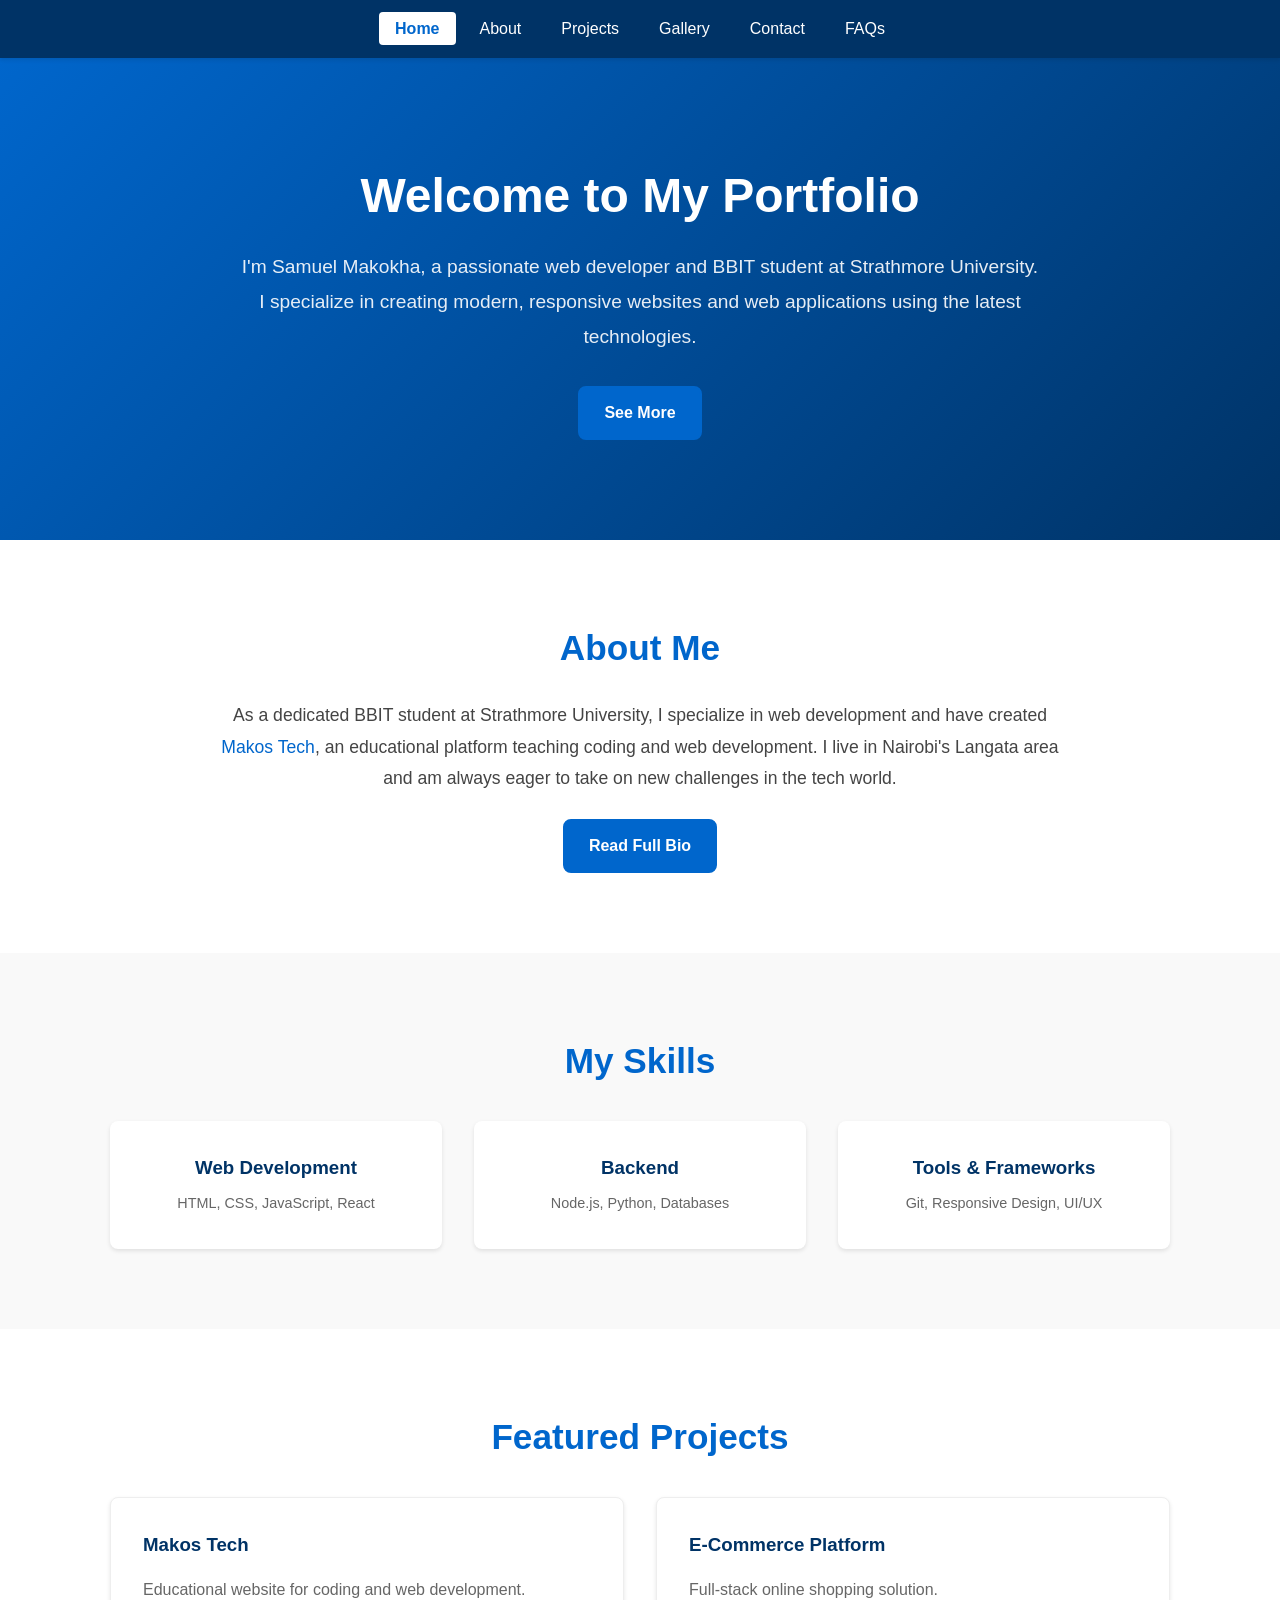
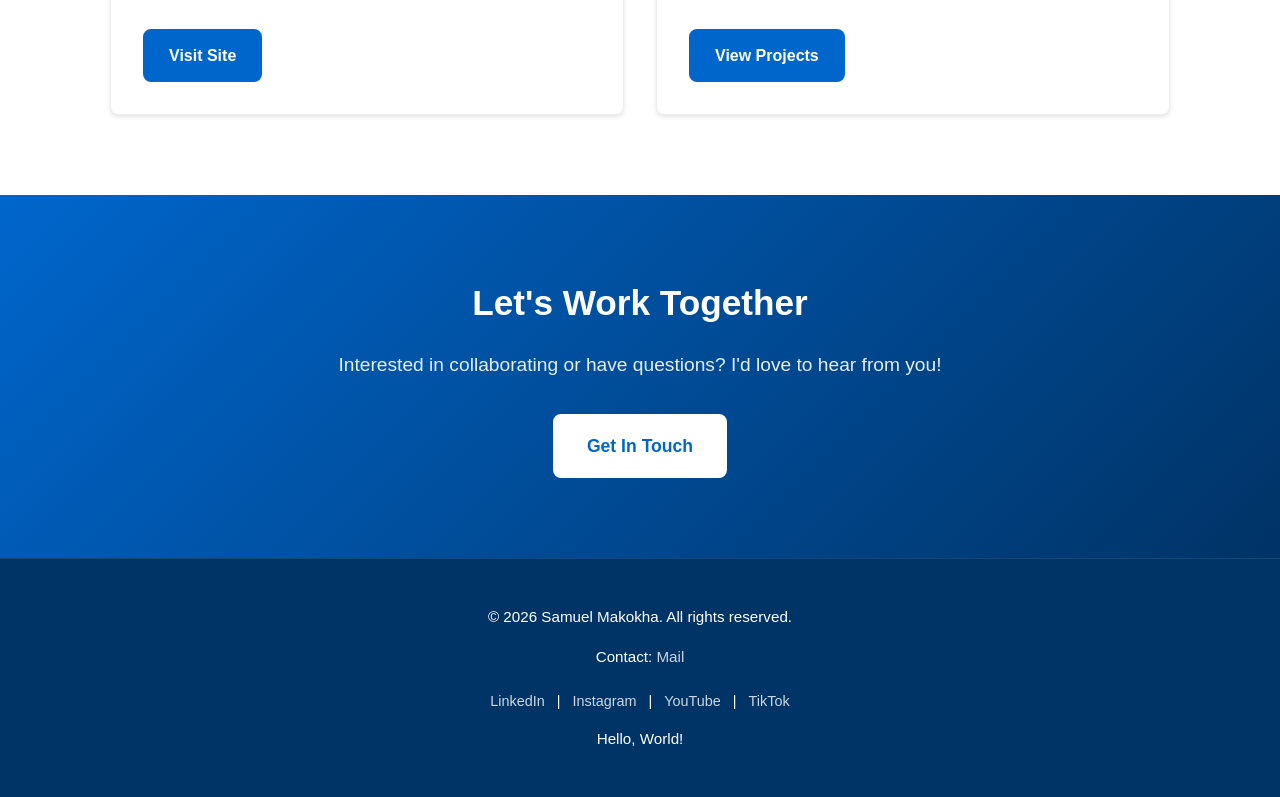
<file: index.html>
<!DOCTYPE html>
<html lang="en">
   <head>
      <meta charset="UTF-8">
      <meta name="viewport" content="width=device-width, initial-scale=1.0">
      <title>Samuel Makokha - Homepage</title>
      <link href="style.css" rel="stylesheet"/>
   </head>
   <body>
      <header>
         <nav >
            <ul class="nav-menu" id="nav-menu">
               <li class="nav-item"><a href="index.html" class="nav-link active">Home</a></li>
               <li class="nav-item"><a href="about.html" class="nav-link">About</a></li>
               <li class="nav-item"><a href="project.html" class="nav-link">Projects</a></li>
               <li class="nav-item"><a href="gallery.html" class="nav-link">Gallery</a></li>
               <li class="nav-item"><a href="contact.html" class="nav-link">Contact</a></li>
               <li class="nav-item"><a href="faqs.html" class="nav-link">FAQs</a></li>
            </ul>
         </nav>
      </header>
      <main>
         <section class="hero">
            <div class="hero-content">
               <h1>Welcome to My Portfolio</h1>
               <p>I'm Samuel Makokha, a passionate web developer and BBIT student at Strathmore University. I specialize in creating modern, responsive websites and web applications using the latest technologies.</p>
               <a href="about.html" class="btn">See More</a>
            </div>
         </section>
         <section class="about-preview">
            <div class="container">
               <h2>About Me</h2>
               <p>As a dedicated BBIT student at Strathmore University, I specialize in web development and 
                  have created 
                  <a href="https://makostech.me" target="_blank">Makos Tech</a>, 
                  an educational platform teaching coding and web development. I live in Nairobi's 
                  Langata area and am always eager to take on new challenges in the tech world.
               </p>
               <a href="about.html" class="btn">Read Full Bio</a>
            </div>
         </section>
         <section class="skills-preview">
            <div class="container">
               <h2>My Skills</h2>
               <div class="skills-grid">
                  <div class="skill-item">
                     <h3>Web Development</h3>
                     <p>HTML, CSS, JavaScript, React</p>
                  </div>
                  <div class="skill-item">
                     <h3>Backend</h3>
                     <p>Node.js, Python, Databases</p>
                  </div>
                  <div class="skill-item">
                     <h3>Tools & Frameworks</h3>
                     <p>Git, Responsive Design, UI/UX</p>
                  </div>
               </div>
            </div>
         </section>
         <section class="projects-preview">
            <div class="container">
               <h2>Featured Projects</h2>
               <div class="project-grid">
                  <div class="project-card">
                     <h3>Makos Tech</h3>
                     <p>Educational website for coding and web development.</p>
                     <a href="https://makostech.me" target="_blank" class="btn">Visit Site</a>
                  </div>
                  <div class="project-card">
                     <h3>E-Commerce Platform</h3>
                     <p>Full-stack online shopping solution.</p>
                     <a href="project.html" class="btn">View Projects</a>
                  </div>
               </div>
            </div>
         </section>
         <section class="cta">
            <div class="container">
               <h2>Let's Work Together</h2>
               <p>Interested in collaborating or have questions? I'd love to hear from you!</p>
               <a href="contact.html" class="btn">Get In Touch</a>
            </div>
         </section>
      </main>
      <footer>
         <div class="footer-content">
            <p>&copy; 2026 Samuel Makokha. All rights reserved.</p>
            <p>Contact: <a href="mailto:samuel.makokha757@gmail.com">Mail</a></p>
            <div class="social-links">
               <a href="https://www.linkedin.com/in/samuel-makokha-2585b338b/" target="_blank">LinkedIn</a> |
               <a href="https://www.instagram.com/makostech/" target="_blank">Instagram</a> |
               <a href="https://www.youtube.com/@makostech-m6c" target="_blank">YouTube</a> |
               <a href="https://www.tiktok.com/@makostech" target="_blank">TikTok</a>
            </div>
         </div>
         <p id="Demo"> 6+5 </p>
         <script>document.getElementById('Demo').innerHTML = 'Hello, World!';</script>
      </footer>
      <script src="main.js"></script>
   </body>
</html>
</file>
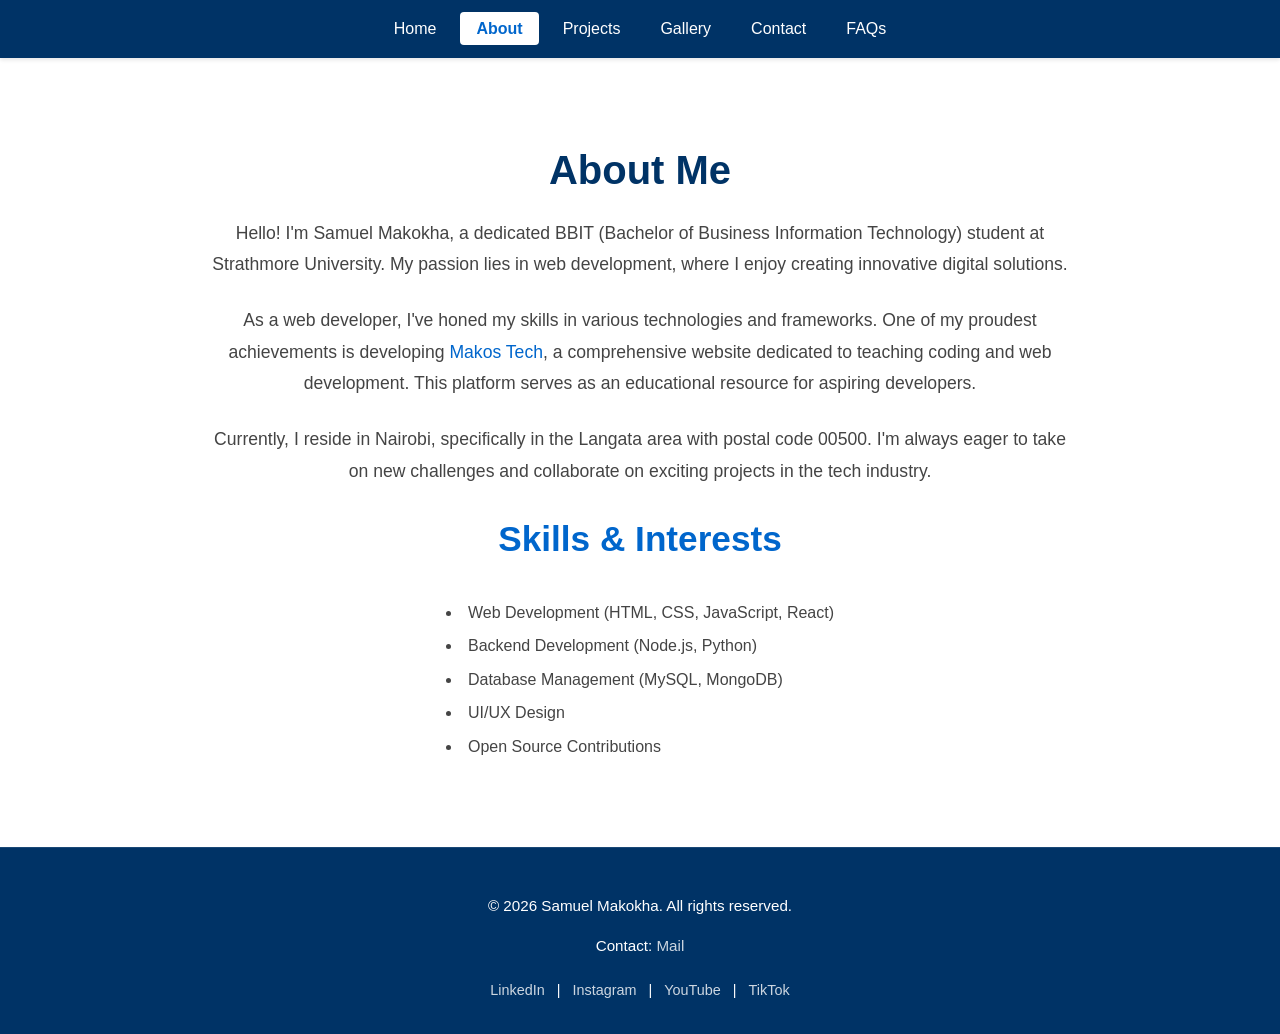
<file: about.html>
<!DOCTYPE html>
<html lang="en">
   <head>
      <meta charset="UTF-8">
      <meta name="viewport" content="width=device-width, initial-scale=1.0">
      <title>Samuel Makokha - About</title>
      <link href="style.css" rel="stylesheet" type="text/css" />
   </head>
   <body>
      <header>
         <nav>
            <ul class="nav-menu" id="nav-menu">
               <li class="nav-item"><a href="index.html" class="nav-link">Home</a></li>
               <li class="nav-item"><a href="about.html" class="nav-link active">About</a></li>
               <li class="nav-item"><a href="project.html" class="nav-link">Projects</a></li>
               <li class="nav-item"><a href="gallery.html" class="nav-link">Gallery</a></li>
               <li class="nav-item"><a href="contact.html" class="nav-link">Contact</a></li>
               <li class="nav-item"><a href="faqs.html" class="nav-link">FAQs</a></li>
            </ul>
         </nav>
      </header>
      <main>
         <section id="about">
            <div class="container">
               <h1>About Me</h1>
               <p>Hello! I'm Samuel Makokha, a dedicated BBIT (Bachelor of Business Information Technology) student at Strathmore University. My passion lies in web development, where I enjoy creating innovative digital solutions.</p>
               <p>As a web developer, I've honed my skills in various technologies and frameworks. One of my proudest achievements is developing <a href="https://makostech.me" target="_blank">Makos Tech</a>, a comprehensive website dedicated to teaching coding and web development. This platform serves as an educational resource for aspiring developers.</p>
               <p>Currently, I reside in Nairobi, specifically in the Langata area with postal code 00500. I'm always eager to take on new challenges and collaborate on exciting projects in the tech industry.</p>
               <h2>Skills & Interests</h2>
               <ul>
                  <li>Web Development (HTML, CSS, JavaScript, React)</li>
                  <li>Backend Development (Node.js, Python)</li>
                  <li>Database Management (MySQL, MongoDB)</li>
                  <li>UI/UX Design</li>
                  <li>Open Source Contributions</li>
               </ul>
            </div>
         </section>
      </main>
      <footer>
         <div class="footer-content">
            <p>&copy; 2026 Samuel Makokha. All rights reserved.</p>
            <p>Contact: <a href="mailto:samuel.makokha757@gmail.com">Mail</a></p>
            <div class="social-links">
               <a href="https://www.linkedin.com/in/samuel-makokha-2585b338b/" target="_blank">LinkedIn</a> |
               <a href="https://www.instagram.com/makostech/" target="_blank">Instagram</a> |
               <a href="https://www.youtube.com/@makostech-m6c" target="_blank">YouTube</a> |
               <a href="https://www.tiktok.com/@makostech" target="_blank">TikTok</a>
            </div>
         </div>
      </footer>
      <script src="main.js"></script>
   </body>
</html>
</file>
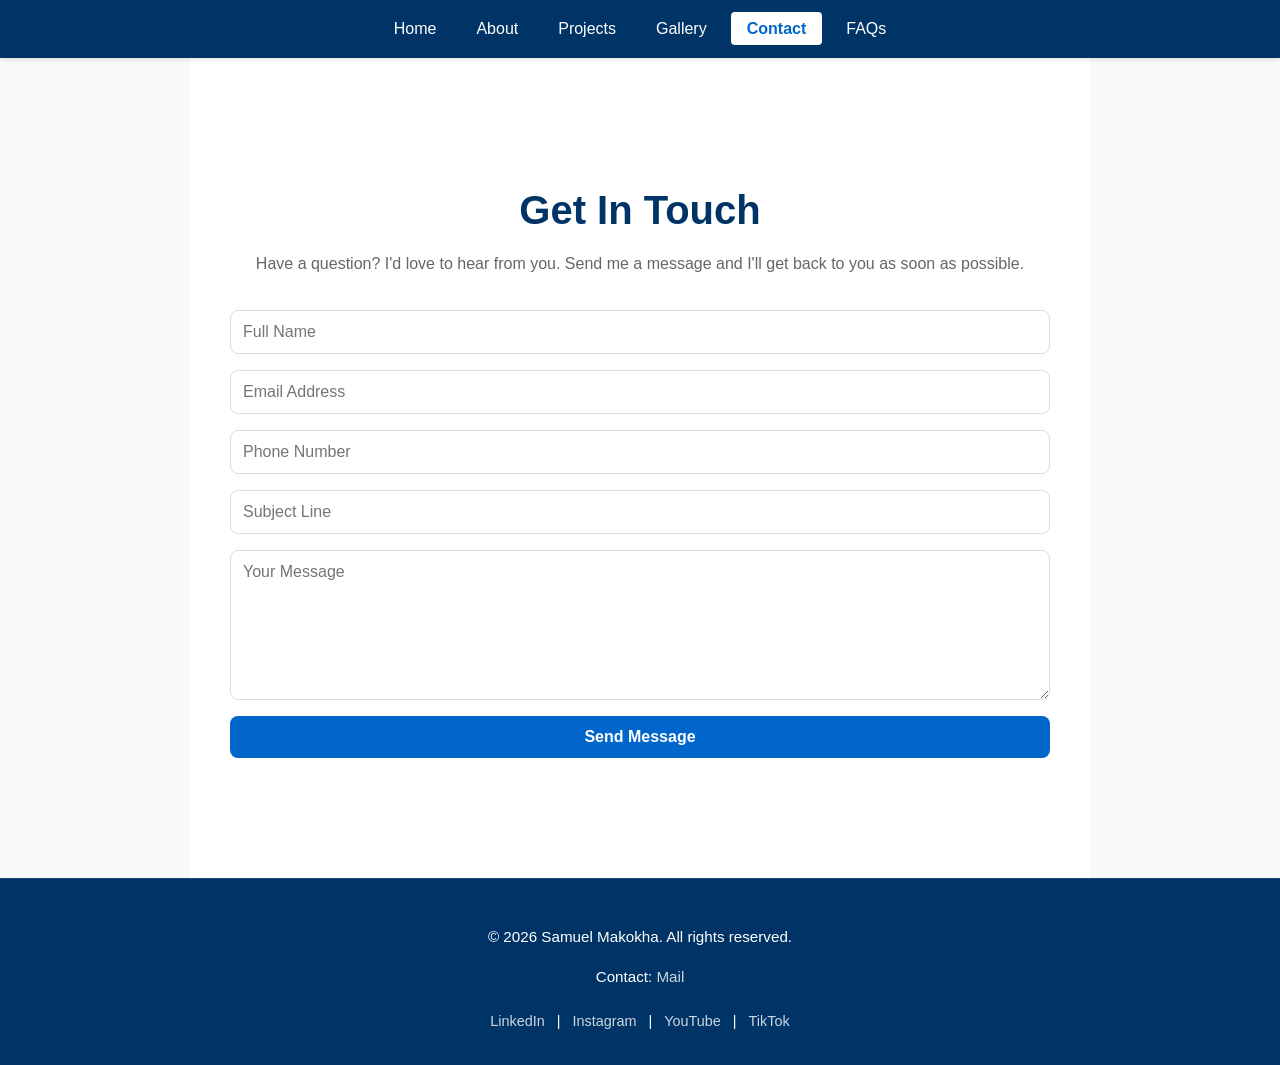
<file: contact.html>
<!DOCTYPE html>
<html lang="en">
   <head>
      <meta charset="UTF-8">
      <meta name="viewport" content="width=device-width, initial-scale=1.0">
      <title>Samuel Makokha - Contact</title>
      <link href="style.css" rel="stylesheet" type="text/css" />
   </head>
   <body>
      <header>
         <nav>
            <ul class="nav-menu" id="nav-menu">
               <li class="nav-item"><a href="index.html" class="nav-link">Home</a></li>
               <li class="nav-item"><a href="about.html" class="nav-link">About</a></li>
               <li class="nav-item"><a href="project.html" class="nav-link">Projects</a></li>
               <li class="nav-item"><a href="gallery.html" class="nav-link">Gallery</a></li>
               <li class="nav-item"><a href="contact.html" class="nav-link active">Contact</a></li>
               <li class="nav-item"><a href="faqs.html" class="nav-link">FAQs</a></li>
            </ul>
         </nav>
      </header>
      <main>
         <section id="contact">
            <div class="contact-page">
               <h1>Get In Touch</h1>
               <p>Have a question? I'd love to hear from you. Send me a message and I'll get back to you as soon as possible.</p>
               <form>
                  <input type="text" placeholder="Full Name" name="name" required>
                  <input type="email" placeholder="Email Address" name="email" maxlength="50" required>
                  <input type="tel" placeholder="Phone Number" name="phone" maxlength="10" pattern="[0-9]{10}" required>
                  <input type="text" placeholder="Subject Line" name="subject" required>
                  <textarea placeholder="Your Message" name="message" rows="5" required></textarea>
                  <button type="submit">Send Message</button>
               </form>
            </div>
         </section>
      </main>
      <footer>
         <div class="footer-content">
            <p>&copy; 2026 Samuel Makokha. All rights reserved.</p>
            <p>Contact: <a href="mailto:samuel.makokha757@gmail.com">Mail</a></p>
            <div class="social-links">
               <a href="https://www.linkedin.com/in/samuel-makokha-2585b338b/" target="_blank">LinkedIn</a> |
               <a href="https://www.instagram.com/makostech/" target="_blank">Instagram</a> |
               <a href="https://www.youtube.com/@makostech-m6c" target="_blank">YouTube</a> |
               <a href="https://www.tiktok.com/@makostech" target="_blank">TikTok</a>
            </div>
         </div>
      </footer>
      <script src="main.js"></script>
   </body>
</html>
</file>
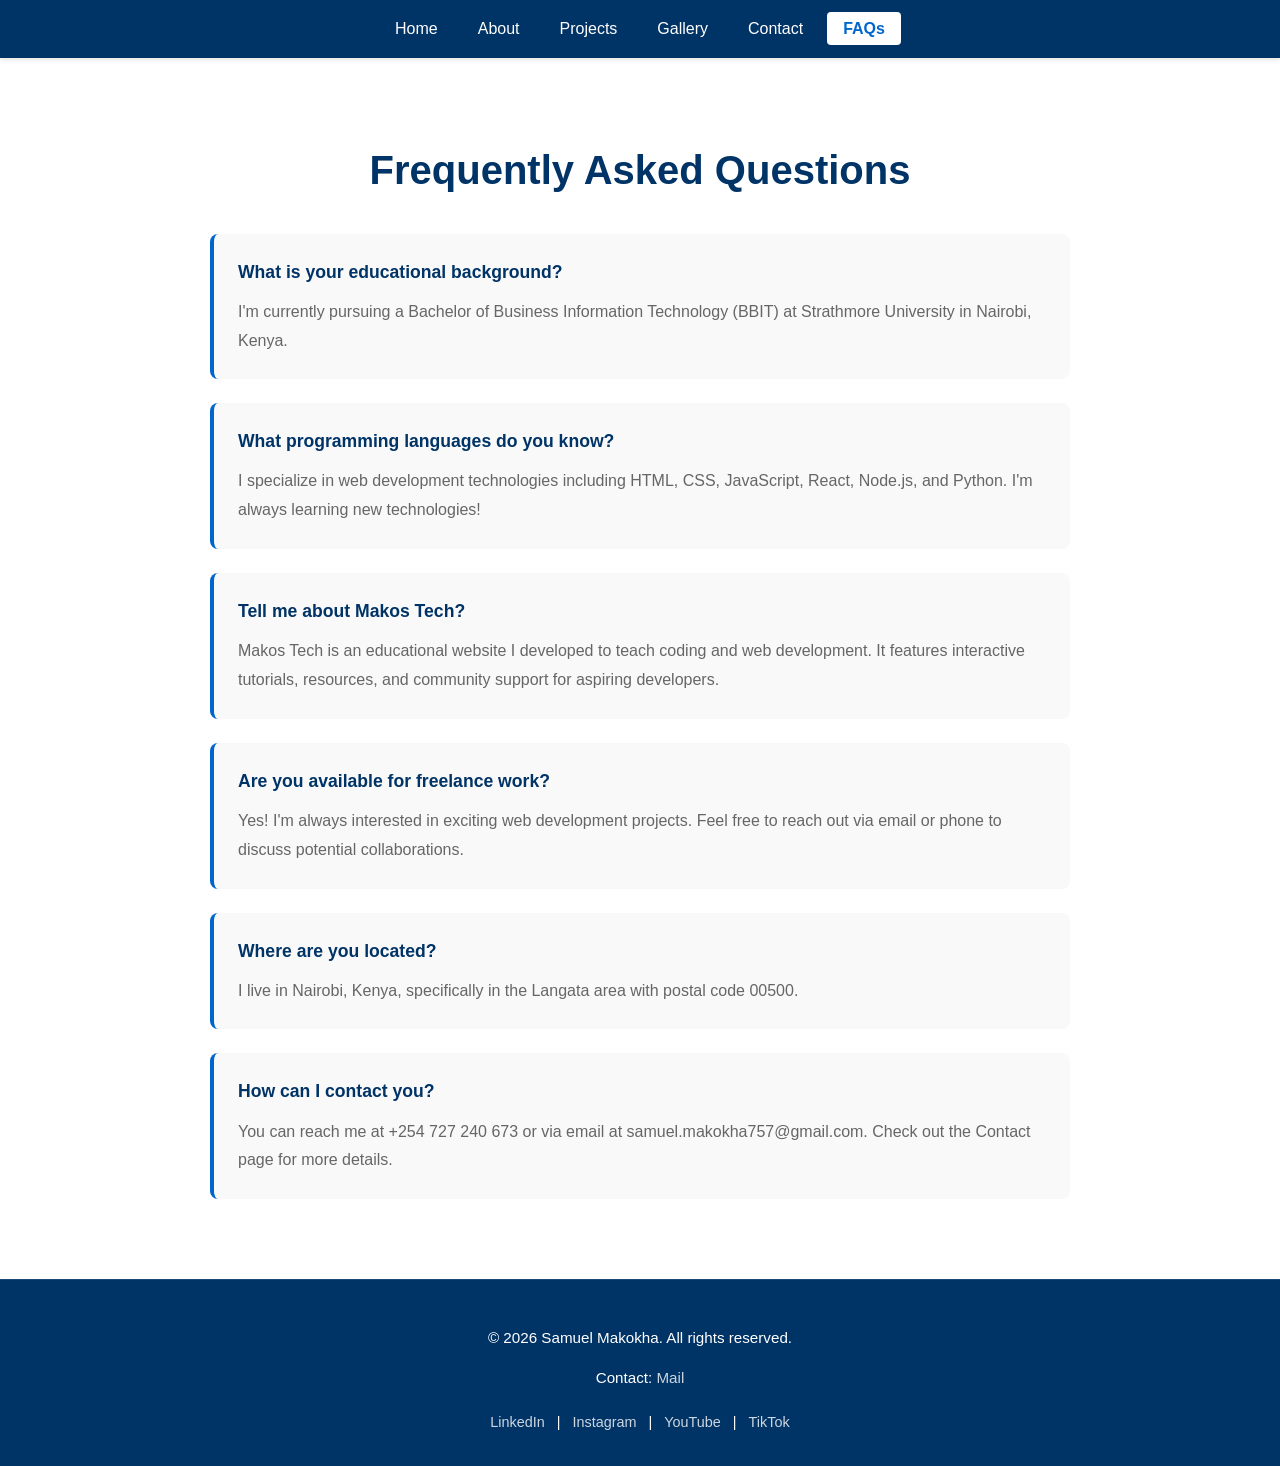
<file: faqs.html>
<!DOCTYPE html>
<html lang="en">
   <head>
      <meta charset="UTF-8">
      <meta name="viewport" content="width=device-width, initial-scale=1.0">
      <title>Samuel Makokha - FAQs</title>
      <link href="style.css" rel="stylesheet" type="text/css" />
   </head>
   <body>
      <header>
         <nav>
            <ul class="nav-menu" id="nav-menu">
               <li class="nav-item"><a href="index.html" class="nav-link">Home</a></li>
               <li class="nav-item"><a href="about.html" class="nav-link">About</a></li>
               <li class="nav-item"><a href="project.html" class="nav-link">Projects</a></li>
               <li class="nav-item"><a href="gallery.html" class="nav-link">Gallery</a></li>
               <li class="nav-item"><a href="contact.html" class="nav-link">Contact</a></li>
               <li class="nav-item"><a href="faqs.html" class="nav-link active">FAQs</a></li>
            </ul>
         </nav>
      </header>
      <main>
         <section id="faqs">
            <div class="container">
               <h1>Frequently Asked Questions</h1>
               <div class="faq-list">
                  <div>
                     <h3>What is your educational background?</h3>
                     <p>I'm currently pursuing a Bachelor of Business Information Technology (BBIT) at Strathmore University in Nairobi, Kenya.</p>
                  </div>
                  <div>
                     <h3>What programming languages do you know?</h3>
                     <p>I specialize in web development technologies including HTML, CSS, JavaScript, React, Node.js, and Python. I'm always learning new technologies!</p>
                  </div>
                  <div>
                     <h3>Tell me about Makos Tech?</h3>
                     <p>Makos Tech is an educational website I developed to teach coding and web development. It features interactive tutorials, resources, and community support for aspiring developers.</p>
                  </div>
                  <div>
                     <h3>Are you available for freelance work?</h3>
                     <p>Yes! I'm always interested in exciting web development projects. Feel free to reach out via email or phone to discuss potential collaborations.</p>
                  </div>
                  <div>
                     <h3>Where are you located?</h3>
                     <p>I live in Nairobi, Kenya, specifically in the Langata area with postal code 00500.</p>
                  </div>
                  <div>
                     <h3>How can I contact you?</h3>
                     <p>You can reach me at +254 727 240 673 or via email at samuel.makokha757@gmail.com. Check out the Contact page for more details.</p>
                  </div>
               </div>
            </div>
         </section>
      </main>
      <footer>
         <div class="footer-content">
            <p>&copy; 2026 Samuel Makokha. All rights reserved.</p>
            <p>Contact: <a href="mailto:samuel.makokha757@gmail.com">Mail</a></p>
            <div class="social-links">
               <a href="https://www.linkedin.com/in/samuel-makokha-2585b338b/" target="_blank">LinkedIn</a> |
               <a href="https://www.instagram.com/makostech/" target="_blank">Instagram</a> |
               <a href="https://www.youtube.com/@makostech-m6c" target="_blank">YouTube</a> |
               <a href="https://www.tiktok.com/@makostech" target="_blank">TikTok</a>
            </div>
         </div>
      </footer>
      <script src="main.js"></script>
   </body>
</html>
</file>
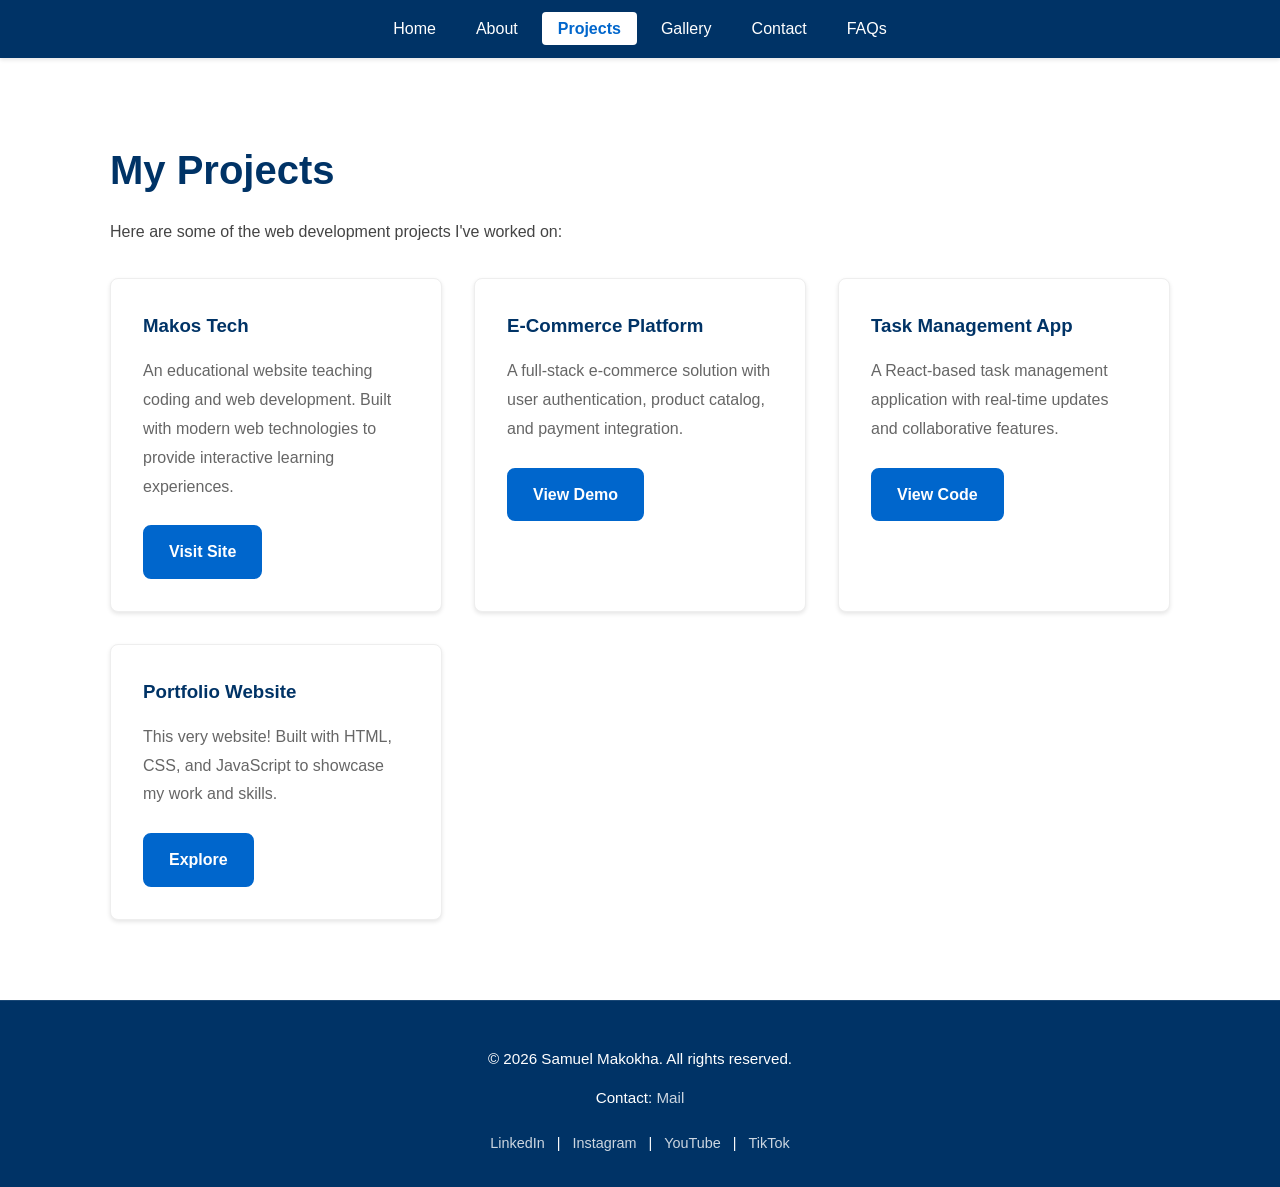
<file: project.html>
<!DOCTYPE html>
<html lang="en">
   <head>
      <meta charset="UTF-8">
      <meta name="viewport" content="width=device-width, initial-scale=1.0">
      <title>Samuel Makokha - Projects</title>
      <link href="style.css" rel="stylesheet" type="text/css" />
   </head>
   <body>
      <header>
         <nav>
            <ul class="nav-menu" id="nav-menu">
               <li class="nav-item"><a href="index.html" class="nav-link">Home</a></li>
               <li class="nav-item"><a href="about.html" class="nav-link">About</a></li>
               <li class="nav-item"><a href="project.html" class="nav-link active">Projects</a></li>
               <li class="nav-item"><a href="gallery.html" class="nav-link">Gallery</a></li>
               <li class="nav-item"><a href="contact.html" class="nav-link">Contact</a></li>
               <li class="nav-item"><a href="faqs.html" class="nav-link">FAQs</a></li>
            </ul>
         </nav>
      </header>
      <main>
         <section id="projects">
            <div class="container">
               <h1>My Projects</h1>
               <p>Here are some of the web development projects I've worked on:</p>
               <div class="project-grid">
                  <div class="project-card">
                     <h3>Makos Tech</h3>
                     <p>An educational website teaching coding and web development. Built with modern web technologies to provide interactive learning experiences.</p>
                     <a href="https://makostech.me" target="_blank" class="btn">Visit Site</a>
                  </div>
                  <div class="project-card">
                     <h3>E-Commerce Platform</h3>
                     <p>A full-stack e-commerce solution with user authentication, product catalog, and payment integration.</p>
                     <a href="#" class="btn">View Demo</a>
                  </div>
                  <div class="project-card">
                     <h3>Task Management App</h3>
                     <p>A React-based task management application with real-time updates and collaborative features.</p>
                     <a href="#" class="btn">View Code</a>
                  </div>
                  <div class="project-card">
                     <h3>Portfolio Website</h3>
                     <p>This very website! Built with HTML, CSS, and JavaScript to showcase my work and skills.</p>
                     <a href="#" class="btn">Explore</a>
                  </div>
               </div>
            </div>
         </section>
      </main>
      <footer>
         <div class="footer-content">
            <p>&copy; 2026 Samuel Makokha. All rights reserved.</p>
            <p>Contact: <a href="mailto:samuel.makokha757@gmail.com">Mail</a></p>
            <div class="social-links">
               <a href="https://www.linkedin.com/in/samuel-makokha-2585b338b/" target="_blank">LinkedIn</a> |
               <a href="https://www.instagram.com/makostech/" target="_blank">Instagram</a> |
               <a href="https://www.youtube.com/@makostech-m6c" target="_blank">YouTube</a> |
               <a href="https://www.tiktok.com/@makostech" target="_blank">TikTok</a>
            </div>
         </div>
      </footer>
      <script src="main.js"></script>
   </body>
</html>
</file>
<file: style.css>
/* ============================================
   GLOBAL & BASE STYLES
   ============================================ */
* {
  margin: 0;
  padding: 0;
  box-sizing: border-box;
}

:root {
  --primary: #06c;
  --dark: #036;
  --light-bg: #f9f9f9;
  --white: white;
  --text: #333;
  --text-light: #666;
  --text-muted: #444;
  --shadow-sm: 0 2px 4px rgba(0, 0, 0, 0.1);
  --shadow-md: 0 4px 12px rgba(0, 0, 0, 0.15);
  --radius: 8px;
}

html {
  scroll-behavior: smooth;
}

body {
  font-family: -apple-system, BlinkMacSystemFont, 'Segoe UI', Roboto, Oxygen, Ubuntu, Cantarell, sans-serif;
  line-height: 1.6;
  color: var(--text);
  background-color: var(--light-bg);
}

main {
  min-height: calc(100vh - 140px);
}

/* ============================================
   CONTAINER & LAYOUT
   ============================================ */
.container {
  max-width: 1200px;
  margin: 0 auto;
  padding: 0 20px;
}

section {
  padding: 60px 0;
}

h1 {
  font-size: 2.5rem;
  color: var(--dark);
  margin-bottom: 1rem;
}

h2 {
  font-size: 2.2rem;
  color: var(--primary);
  margin-bottom: 2rem;
  text-align: center;
}

h3 {
  color: var(--dark);
  margin-bottom: 0.5rem;
}

p {
  color: var(--text-muted);
  line-height: 1.8;
}

a {
  text-decoration: none;
  color: var(--primary);
  transition: color 0.3s;
}

a:hover {
  color: var(--dark);
}

/* ============================================
   BUTTONS
   ============================================ */
.btn {
  display: inline-block;
  padding: 0.75rem 1.5rem;
  background-color: var(--primary);
  color: var(--white);
  border: 2px solid var(--primary);
  border-radius: var(--radius);
  font-weight: 600;
  transition: all 0.3s ease;
  cursor: pointer;
  text-align: center;
}

.btn:hover {
  background-color: var(--dark);
  border-color: var(--dark);
  transform: translateY(-2px);
  box-shadow: var(--shadow-md);
}

.btn-secondary {
  background-color: transparent;
  color: var(--primary);
}

.btn-secondary:hover {
  background-color: var(--primary);
  color: var(--white);
}

/* ============================================
   HEADER & NAVIGATION
   ============================================ */
header {
  background-color: var(--dark);
  box-shadow: var(--shadow-sm);
  position: sticky;
  top: 0;
  z-index: 1000;
}

nav {
  display: flex;
  justify-content: center;
  align-items: center;
  padding: 1rem 2rem;
}

nav ul {
  display: flex;
  list-style: none;
  gap: 0.5rem;
  align-items: center;
  flex-wrap: wrap;
  justify-content: center;
}

nav ul li {
  list-style: none;
}

nav ul li a,
.nav-link {
  color: var(--white);
  padding: 0.5rem 1rem;
  transition: all 0.3s;
  border-radius: 4px;
  font-weight: 500;
}

nav ul li a:hover,
.nav-link:hover {
  background-color: var(--white);
  color: var(--primary);
}

.nav-link.active {
  background-color: var(--white);
  color: var(--primary);
  font-weight: 600;
}

/* ============================================
   FOOTER
   ============================================ */
footer {
  background-color: var(--dark);
  color: var(--white);
  padding: 2rem 1rem;
  text-align: center;
  margin-top: auto;
  border-top: 1px solid rgba(255, 255, 255, 0.1);
}

.footer-content {
  max-width: 1200px;
  margin: 0 auto;
}

footer p {
  margin: 0.75rem 0;
  color: var(--white);
  font-size: 0.95rem;
}

footer a {
  color: rgba(255, 255, 255, 0.8);
  transition: color 0.3s;
}

footer a:hover {
  color: var(--white);
  text-decoration: underline;
}

.social-links {
  margin-top: 1.25rem;
  font-size: 0.9rem;
}

.social-links a {
  margin: 0 0.5rem;
}

/* ============================================
   HERO SECTION
   ============================================ */
.hero {
  background: linear-gradient(135deg, var(--primary) 0%, var(--dark) 100%);
  color: var(--white);
  text-align: center;
  padding: 100px 20px;
}

.hero-content {
  max-width: 800px;
  margin: 0 auto;
}

.hero h1 {
  font-size: 3rem;
  color: var(--white);
  margin-bottom: 1rem;
}

.hero p {
  font-size: 1.2rem;
  margin-bottom: 2rem;
  color: rgba(255, 255, 255, 0.9);
  line-height: 1.8;
}

/* ============================================
   ABOUT SECTION
   ============================================ */
#about,
.about-preview {
  background-color: var(--white);
  padding: 80px 20px;
}

.about-preview .container,
#about .container {
  max-width: 900px;
  text-align: center;
}

#about h1 {
  text-align: center;
}

#about h2,
.about-preview h2 {
  margin-bottom: 1.5rem;
}

#about p,
.about-preview p {
  font-size: 1.1rem;
  margin-bottom: 1.5rem;
}

#about ul {
  text-align: left;
  display: inline-block;
  list-style-position: inside;
}

#about ul li {
  margin: 0.5rem 0;
  color: var(--text-muted);
}

/* ============================================
   SKILLS SECTION
   ============================================ */
.skills-preview {
  background-color: var(--light-bg);
  padding: 80px 20px;
}

.skills-preview .container {
  max-width: 1100px;
}

.skills-grid,
.skills {
  display: grid;
  grid-template-columns: repeat(auto-fit, minmax(250px, 1fr));
  gap: 2rem;
  margin-top: 2rem;
}

.skill-item {
  background: var(--white);
  padding: 2rem;
  border-radius: var(--radius);
  text-align: center;
  box-shadow: var(--shadow-sm);
  transition: transform 0.3s ease, box-shadow 0.3s ease;
}

.skill-item:hover {
  transform: translateY(-5px);
  box-shadow: var(--shadow-md);
}

.skill-item h3 {
  margin-bottom: 0.5rem;
}

.skill-item p {
  font-size: 0.9rem;
  color: var(--text-light);
}

/* ============================================
   PROJECTS SECTION
   ============================================ */
.projects-preview,
#projects {
  background-color: var(--white);
  padding: 80px 20px;
}

.projects-preview .container,
#projects .container {
  max-width: 1100px;
}

.project-grid {
  display: grid;
  grid-template-columns: repeat(auto-fit, minmax(300px, 1fr));
  gap: 2rem;
  margin-top: 2rem;
}

.project-card,
.project-grid > div {
  background: var(--white);
  padding: 2rem;
  border-radius: var(--radius);
  box-shadow: var(--shadow-sm);
  transition: transform 0.3s ease, box-shadow 0.3s ease;
  border: 1px solid #eee;
}

.project-card:hover,
.project-grid > div:hover {
  transform: translateY(-5px);
  box-shadow: var(--shadow-md);
}

.project-card h3,
.project-grid > div h3 {
  margin-bottom: 1rem;
}

.project-card p,
.project-grid > div p {
  margin-bottom: 1.5rem;
  color: var(--text-light);
}

/* ============================================
   GALLERY SECTION
   ============================================ */
#gallery {
  background-color: var(--white);
  padding: 80px 20px;
}

#gallery .container {
  max-width: 1100px;
}

#gallery h1 {
  text-align: center;
  margin-bottom: 0.5rem;
}

#gallery > .container > p {
  text-align: center;
  font-size: 1.1rem;
  margin-bottom: 2rem;
}

.gallery-grid {
  display: grid;
  grid-template-columns: repeat(auto-fit, minmax(280px, 1fr));
  gap: 2rem;
  margin-top: 2rem;
}

.gallery-grid > div {
  background: var(--white);
  border-radius: var(--radius);
  overflow: hidden;
  box-shadow: var(--shadow-sm);
  transition: transform 0.3s ease, box-shadow 0.3s ease;
}

.gallery-grid > div:hover {
  transform: translateY(-5px);
  box-shadow: var(--shadow-md);
}

.gallery-grid img {
  width: 100%;
  height: 200px;
  object-fit: cover;
  display: block;
}

.gallery-grid > div p {
  padding: 1rem;
  text-align: center;
  margin: 0;
  font-weight: 500;
  color: var(--text);
}

/* ============================================
   FAQS SECTION
   ============================================ */
#faqs {
  background-color: var(--white);
  padding: 80px 20px;
}

#faqs .container {
  max-width: 900px;
}

#faqs h1 {
  text-align: center;
  margin-bottom: 0.5rem;
}

#faqs > .container > p {
  text-align: center;
  font-size: 1.1rem;
  margin-bottom: 2rem;
  color: var(--text-light);
}

.faq-list {
  display: grid;
  gap: 1.5rem;
  margin-top: 2rem;
}

.faq-list > div {
  background: var(--light-bg);
  padding: 1.5rem;
  border-radius: var(--radius);
  border-left: 4px solid var(--primary);
}

.faq-list h3 {
  color: var(--dark);
  margin-bottom: 0.75rem;
  font-size: 1.1rem;
}

.faq-list p {
  color: var(--text-light);
  margin: 0;
}

/* ============================================
   CONTACT SECTION
   ============================================ */
.contact-page,
#contact {
  background-color: var(--white);
  padding: 60px 20px;
  max-width: 900px;
  margin: 0 auto;
}

.contact-page h1,
#contact h1 {
  text-align: center;
  margin-bottom: 0.5rem;
}

.contact-page > p,
#contact > p {
  text-align: center;
  margin-bottom: 2rem;
  color: var(--text-light);
}

form {
  display: grid;
  gap: 1rem;
}

input,
textarea {
  padding: 0.75rem;
  border: 1px solid #ddd;
  border-radius: var(--radius);
  font-family: inherit;
  font-size: 1rem;
  transition: border-color 0.3s, box-shadow 0.3s;
}

input:focus,
textarea:focus {
  outline: none;
  border-color: var(--primary);
  box-shadow: 0 0 0 3px rgba(0, 108, 204, 0.1);
}

textarea {
  resize: vertical;
  min-height: 150px;
}

button[type="submit"] {
  padding: 0.75rem 2rem;
  background-color: var(--primary);
  color: var(--white);
  border: none;
  border-radius: var(--radius);
  font-weight: 600;
  cursor: pointer;
  transition: all 0.3s ease;
  font-size: 1rem;
}

button[type="submit"]:hover {
  background-color: var(--dark);
  transform: translateY(-2px);
  box-shadow: var(--shadow-md);
}

/* ============================================
   CTA (CALL-TO-ACTION) SECTION
   ============================================ */
.cta {
  background: linear-gradient(135deg, var(--primary) 0%, var(--dark) 100%);
  color: var(--white);
  padding: 80px 20px;
  text-align: center;
}

.cta .container {
  max-width: 700px;
}

.cta h2 {
  color: var(--white);
  margin-bottom: 1rem;
}

.cta p {
  font-size: 1.2rem;
  margin-bottom: 2rem;
  color: rgba(255, 255, 255, 0.9);
}

.cta .btn {
  background-color: var(--white);
  color: var(--primary);
  border-color: var(--white);
  font-weight: bold;
  padding: 1rem 2rem;
  font-size: 1.1rem;
}

.cta .btn:hover {
  background-color: #f0f0f0;
  color: var(--dark);
}

/* ============================================
   RESPONSIVE DESIGN
   ============================================ */
@media (max-width: 1024px) {
  .skills-grid,
  .skills,
  .project-grid,
  .gallery-grid {
    grid-template-columns: repeat(2, 1fr);
  }

  h1 {
    font-size: 2rem;
  }

  h2 {
    font-size: 1.8rem;
  }
}

@media (max-width: 768px) {
  h1 {
    font-size: 1.6rem;
  }

  h2 {
    font-size: 1.4rem;
  }

  .hero h1 {
    font-size: 1.8rem;
  }

  .hero p {
    font-size: 0.95rem;
  }

  .skills-grid,
  .skills,
  .project-grid,
  .gallery-grid {
    grid-template-columns: 1fr;
  }

  nav ul {
    gap: 0.25rem;
  }

  nav ul li a,
  .nav-link {
    padding: 0.5rem 0.75rem;
    font-size: 0.9rem;
  }

  .cta .btn {
    padding: 0.75rem 1.5rem;
    font-size: 0.95rem;
  }

  .btn {
    padding: 0.65rem 1.25rem;
    font-size: 0.9rem;
  }

  section {
    padding: 40px 0;
  }

  .hero {
    padding: 60px 20px;
  }

  .about-preview,
  .skills-preview,
  .projects-preview,
  .cta {
    padding: 60px 20px;
  }
}
</file>
